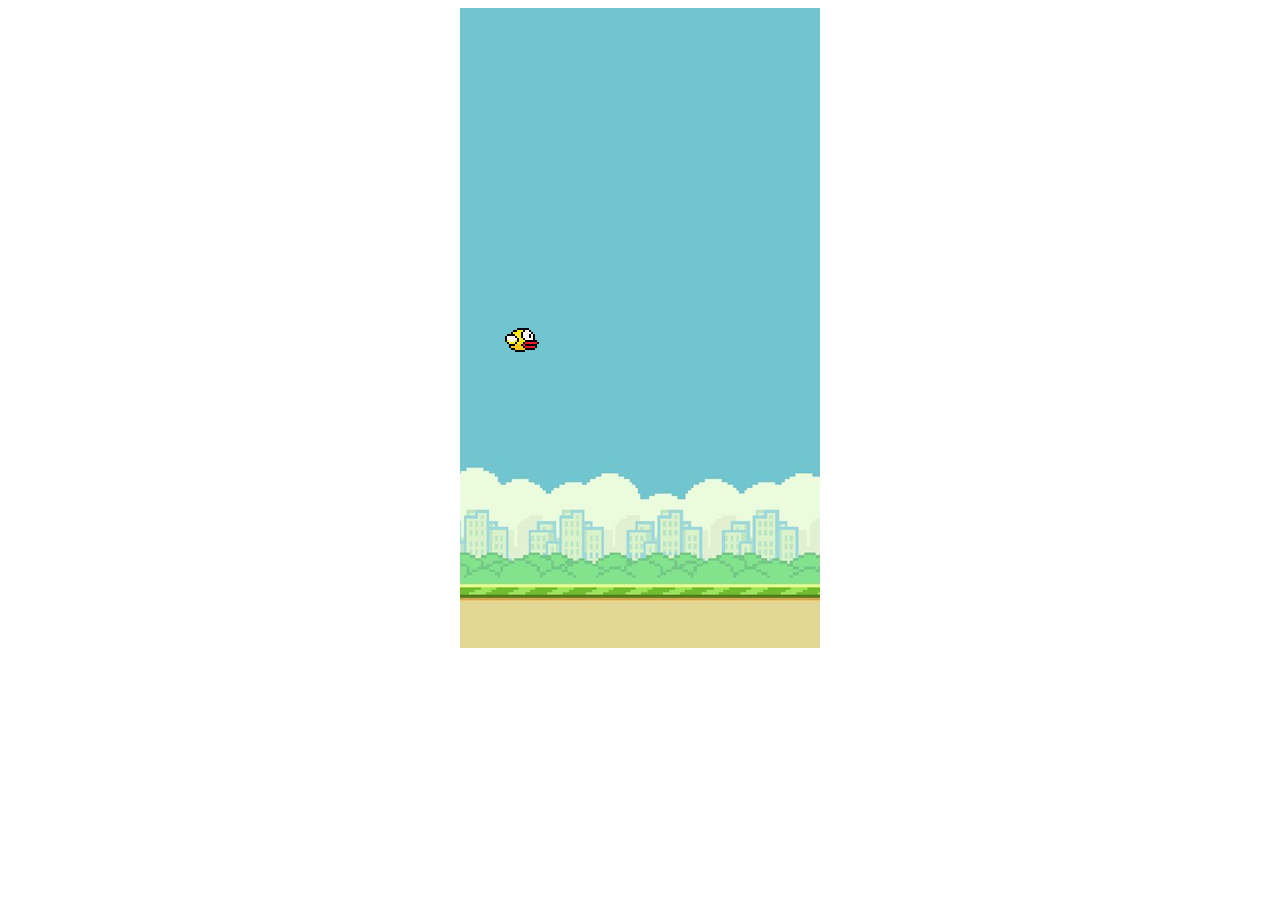
<file: flappy bird/index.html>
<!DOCTYPE html>
<html lang="en">
<head>
    <meta charset="UTF-8">
    <meta name="viewport" content="width=device-width, initial-scale=1.0">
    <title>Flappy Bird</title>
    <link rel="stylesheet" href="flappybird.css">
    <script src="flappybird.js"></script>
</head>
<body>
    <canvas id="board"></canvas>
</body>
</html>
</file>
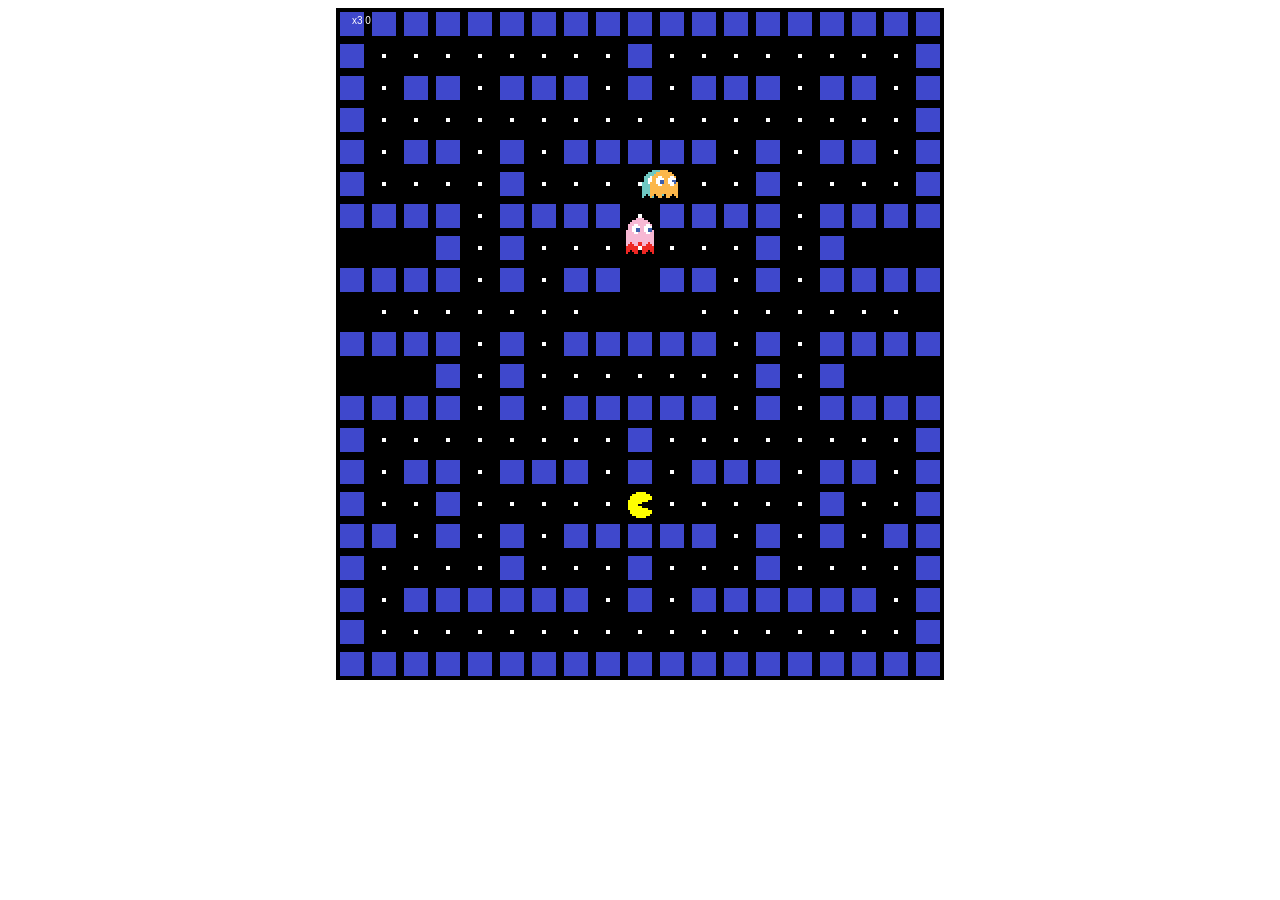
<file: Pacman/index.html>
<!DOCTYPE html>
<html lang="en">
<head>
    <meta charset="UTF-8">
    <meta name="viewport" content="width=device-width, initial-scale=1.0">
    <title>PAC - MAN</title>
    <link rel="stylesheet" href="pacman.css">
    <script src="pacman.js"></script>
</head>
<body>
    <canvas id="board"></canvas>
</body>
</html>
</file>
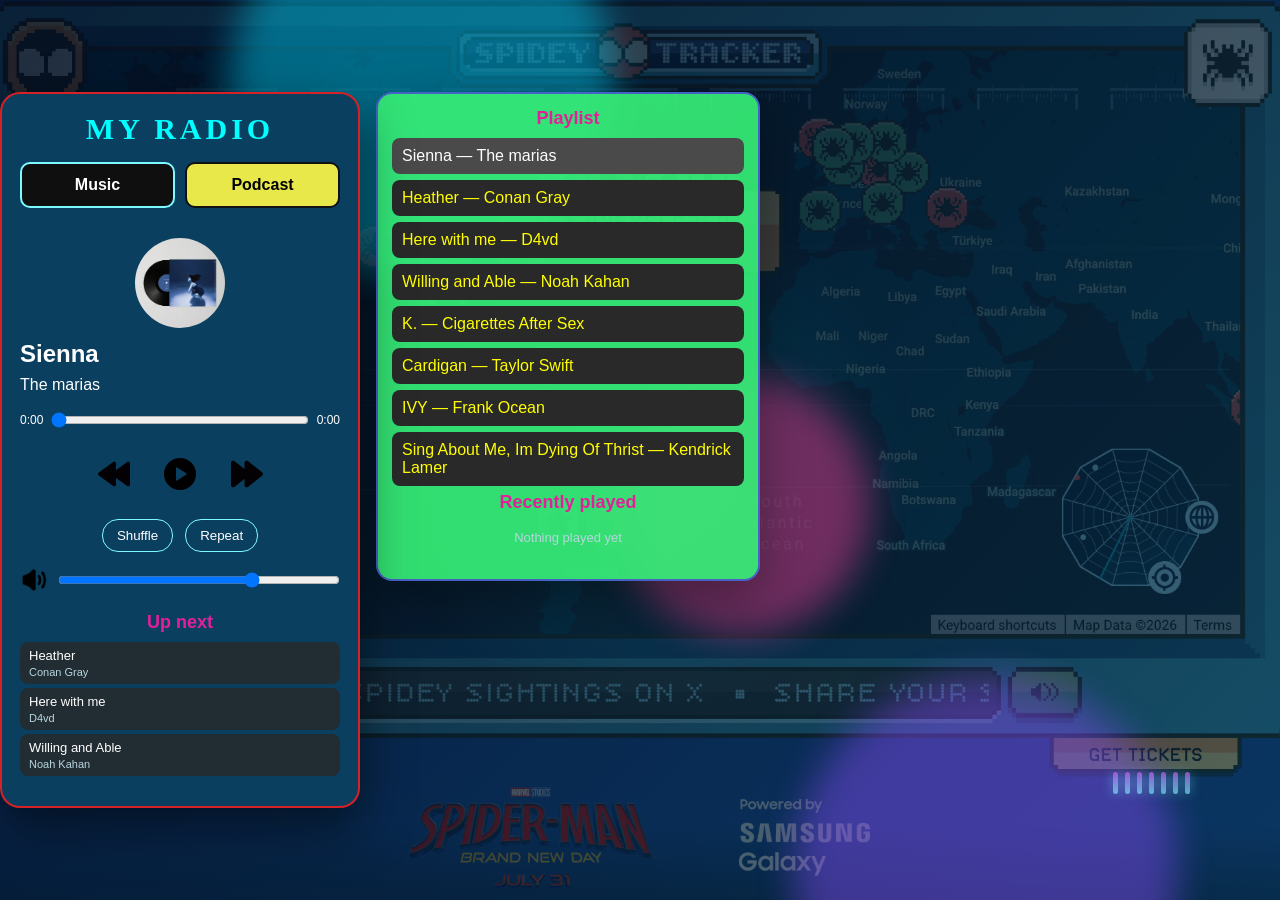
<file: Personal radio station/index.html>
<!DOCTYPE html>
<html lang="en">
<head>
    <meta charset="UTF-8">
    <meta name="viewport" content="width=device-width, initial-scale=1.0">
    <title>MY RADIO</title>
    <link rel="stylesheet" href="style.css">
</head>
<body>
    <div class="ambient-background" aria-hidden="true">
        <div class="ambient-orb orb-one"></div>
        <div class="ambient-orb orb-two"></div>
        <div class="ambient-orb orb-three"></div>
        <div class="sound-wave">
            <span></span>
            <span></span>
            <span></span>
            <span></span>
            <span></span>
            <span></span>
            <span></span>
        </div>
    </div>
    <div class="radio-layout">
        <div class="radio">
            <h1>MY RADIO</h1>
            <div class="channels">
                <button class="channel active" data-channel="music">Music</button>
                <button class="channel" data-channel="podcast">Podcast</button>
            </div>
            <div class="now-playing">
                <div class="cover"></div>
                <h2 id="songTitle">Song 1</h2>
                <p id="songArtist">My Radio</p>
            </div>
            <div class="progress-container">
                <span id="currentTime">0:00</span>
                <input type="range" id="progress" min="0" value="0" step="0.1">
                <span id="duration">0:00</span>
            </div>

            <div class="controls">
                <button id="previous" type="button" aria-label="Previous track"><img src="images/rewind-button.png" alt=""></button>
                <button id="play" type="button" aria-label="Play or pause"><img src="images/play-button.png" alt=""></button>
                <button id="next" type="button" aria-label="Next track"><img src="images/forward-button.png" alt=""></button>
            </div>

            <div class="playback-options">
                <button id="shuffle" type="button" aria-pressed="false">Shuffle</button>
                <button id="repeat" type="button" aria-pressed="false">Repeat</button>
            </div>

            <div class="volume">
                <img src="images/volume.png" alt="Volume">
                <input type="range" id="volume" aria-label="Volume" min="0" max="1" value="0.7" step="0.01">
            </div>

            <h3>Up next</h3>
            <div id="upNext"></div>
            <audio id="audio"></audio>
        </div>
        <div class="queue-sidebar">
            <h3>Playlist</h3>
            <div id="playlist"></div>
            <h3>Recently played</h3>
            <div id="recentlyPlayed"></div>
        </div>
    </div>
    <script src="javascript.js"></script>
</body>
</html>
</file>
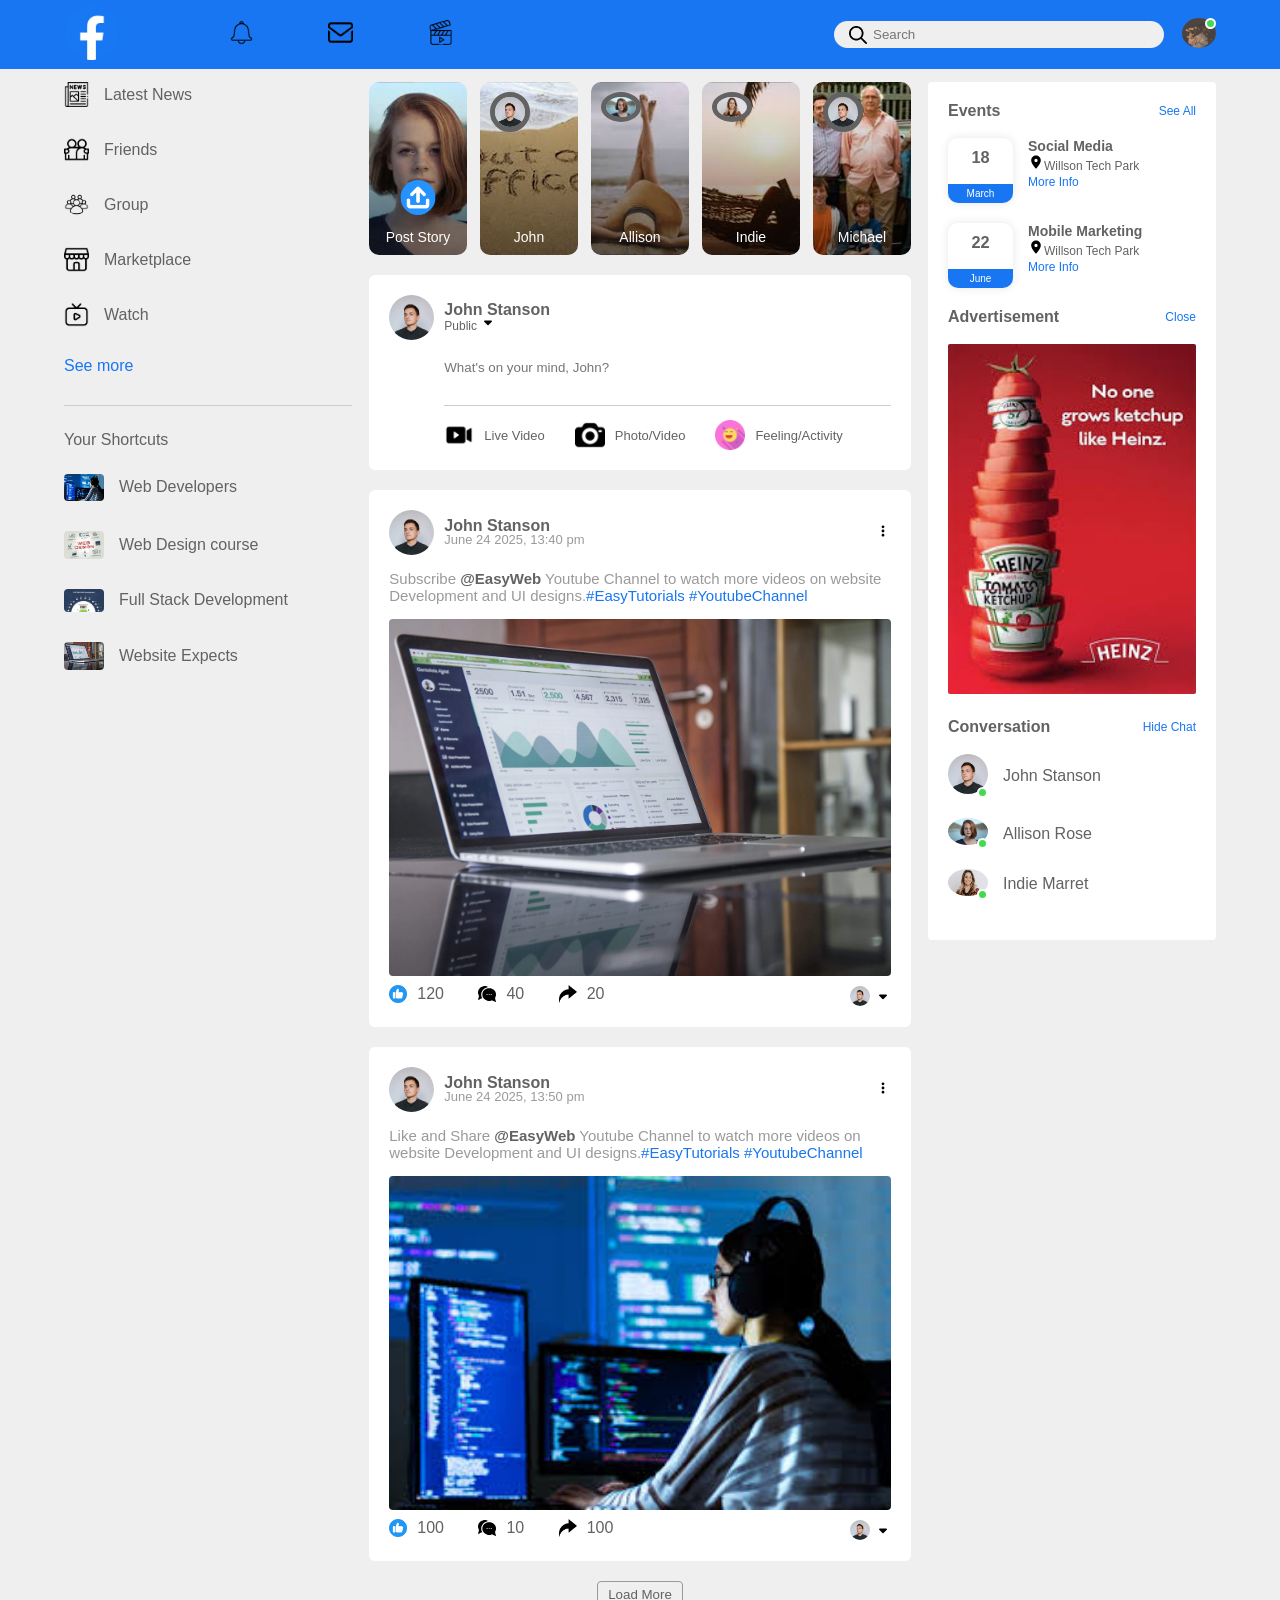
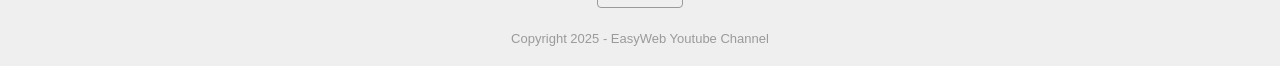
<file: social media/index.html>
<!DOCTYPE html>
<html lang="en">
<head>
    <meta charset="UTF-8">
    <meta http-equiv="X-UA-Compatible" content="IE=edge">
    <meta name="viewport" content="width=device-width, initial-scale=1.0">
    <link rel="stylesheet" href="styles.css">
    <title>SocialBook</title>
</head>
<body>
    <nav>
        <div class="nav-left">
            <a href="index.html">
            <img src="images/facebook.png" alt="logo" class="logo">
            </a>
            <ul>
                <li><img src='images/notification.png' alt=""></li>
                <li><img src='images/mail-inbox-app.png' alt=""></li>
                <li><img src='images/video.png' alt=""></li>   
            </ul>
        </div>
        <div class="nav-right">
            <div class="search-box">
                <img src="images/search.png" alt="">
                <input type="text" placeholder="Search">
            </div>
            <div class="nav-user-icon online" onclick="settingsMenuToggle()">
                <img src="images/profile-pic.jpeg">
            </div>
        </div>
<!---------------Settings Menu------------->
        <div class="settings-menu">

            <div id="dark-btn">
                <span></span>
            </div>

            <div class="settings-menu-inner">
                <div class="user-profile">
                    <img src="images/user-1.jpeg">
                    <div>
                        <p>John Stanson</p>
                        <a href="profile.html">See your profile</a>
                    </div>
                </div>
                <hr> 
                <div class="user-profile">
                    <img src="images/review.png">
                    <div>
                        <p>Feedback</p>
                        <a href="#">Help us improve</a>
                    </div>
                </div>
                <hr>
                <div class="settings-links">
                    <img src="images/settings.png" class="settings-icon">
                    <a href="">Settings & Privacy <img src='images/right-arrow.png' width="10px"></a>
                </div>
                <div class="settings-links">
                    <img src="images/help-web-button.png" class="settings-icon">
                    <a href="">Help & Support <img src='images/right-arrow.png' width="10px"></a>
                </div>
                <div class="settings-links">
                    <img src="images/accessibility.png" class="settings-icon">
                    <a href="">Display & Accessibility <img src='images/right-arrow.png' width="10px"></a>
                </div>
                <div class="settings-links">
                    <img src="images/logout.png" class="settings-icon">
                    <a href="">Logout <img src='images/right-arrow.png' width="10px"></a>
                </div>


            </div> 
        </div>
    </nav>

    <div class="container">
        <!-------  left sidebar  ----->
        <div class="left-sidebar">
            <div class="imp-links">
                <a href="#"><img src="images/news.png" alt="news"> Latest News</a>
                <a href="#"><img src="images/friends (1).png" alt="friends"> Friends</a>
                <a href="#"><img src="images/group.png" alt="group"> Group</a>
                <a href="#"><img src="images/marketplace.png" alt=""> Marketplace</a>
                <a href="#"><img src="images/television.png" alt=""> Watch</a>
                <a href="#">See more</a>
            </div>
            <div class="shortcut-links">
                <p>Your Shortcuts</p>
                <a href="#"><img src='images/shortcut-1.jpeg'> Web Developers</a>
                <a href="#"><img src='images/shortcut-2.jpeg'> Web Design course</a>
                <a href="#"><img src='images/shortcut-3.png'> Full Stack Development</a>
                <a href="#"><img src='images/shortcut-4.webp'> Website Expects</a>
            </div>

        </div>
        <!------ main content ------>
        <div class="main-content">

            <div class="story-gallery">
                <div class="story story1">
                    <img src="images/upload.png">
                    <p>Post Story</p>
                </div>
                <div class="story story2">
                    <img src="images/user-1.jpeg">
                    <p>John</p>
                </div>
                <div class="story story3">
                    <img src="images/user-2.jpeg">
                    <p>Allison</p>
                </div>
                <div class="story story4">
                    <img src="images/user-3.jpeg">
                    <p>Indie</p>
                </div>
                <div class="story story5">
                    <img src="images/user-1.jpeg">
                    <p>Michael</p>
                </div>
            </div>

            <div class="write-post-container">
                <div class="user-profile">
                    <img src="images/user-1.jpeg">
                    <div>
                        <p>John Stanson</p>
                        <small>Public <svg xmlns="http://www.w3.org/2000/svg" viewBox="0 0 640 640" class="icon"><path d="M300.3 440.8C312.9 451 331.4 450.3 343.1 438.6L471.1 310.6C480.3 301.4 483 287.7 478 275.7C473 263.7 461.4 256 448.5 256L192.5 256C179.6 256 167.9 263.8 162.9 275.8C157.9 287.8 160.7 301.5 169.9 310.6L297.9 438.6L300.3 440.8z"/></svg></small>
                    </div>
                </div>
                <div class="post-input-container">
                    <textarea rows="3" placeholder="What's on your mind, John?"></textarea>
                    <div class="add-post-links">
                        <a href="#"><img src="images/play.png"> Live Video</a>
                        <a href="#"><img src="images/photo-camera.png"> Photo/Video</a>
                        <a href="#"><img src="images/happy.png"> Feeling/Activity</a>
                    </div>
                </div>
            </div>

            <div class="post-container">
                <div class="post-row">
                  <div class="user-profile">
                      <img src="images/user-1.jpeg">
                      <div>
                          <p>John Stanson</p>
                          <span>June 24 2025, 13:40 pm</span>
                      </div>
                  </div>
                  <a href="#"> <svg xmlns="http://www.w3.org/2000/svg" viewBox="0 0 640 640" class="icon"><path d="M320 208C289.1 208 264 182.9 264 152C264 121.1 289.1 96 320 96C350.9 96 376 121.1 376 152C376 182.9 350.9 208 320 208zM320 432C350.9 432 376 457.1 376 488C376 518.9 350.9 544 320 544C289.1 544 264 518.9 264 488C264 457.1 289.1 432 320 432zM376 320C376 350.9 350.9 376 320 376C289.1 376 264 350.9 264 320C264 289.1 289.1 264 320 264C350.9 264 376 289.1 376 320z"/></svg></a>
                </div>
                <p class="post-text">Subscribe <span>@EasyWeb</span> Youtube Channel to watch more videos on website Development and UI designs.<a href="#">#EasyTutorials</a>
                <a href="#">#YoutubeChannel</a></p>
                <img src="images/shortcut-4.webp" class="post-img"> 
                <div class="post-row">
                    <div class="activity-icons">
                        <div ><img src="images/like.png"> 120</div>
                        <div ><img src="images/bubble-chat.png"> 40</div>  
                        <div ><img src="images/share.png"> 20</div>
                    </div>
                    <div class="post-profile-icon">
                        <img src="images/user-1.jpeg"><svg xmlns="http://www.w3.org/2000/svg" viewBox="0 0 640 640" class="icon"><path d="M300.3 440.8C312.9 451 331.4 450.3 343.1 438.6L471.1 310.6C480.3 301.4 483 287.7 478 275.7C473 263.7 461.4 256 448.5 256L192.5 256C179.6 256 167.9 263.8 162.9 275.8C157.9 287.8 160.7 301.5 169.9 310.6L297.9 438.6L300.3 440.8z"/></svg>
                    </div>
                </div>
            </div>
            <div class="post-container">
                <div class="post-row">
                  <div class="user-profile">
                      <img src="images/user-1.jpeg">
                      <div>
                          <p>John Stanson</p>
                          <span>June 24 2025, 13:50 pm</span>
                      </div>
                  </div>
                  <a href="#"> <svg xmlns="http://www.w3.org/2000/svg" viewBox="0 0 640 640" class="icon"><path d="M320 208C289.1 208 264 182.9 264 152C264 121.1 289.1 96 320 96C350.9 96 376 121.1 376 152C376 182.9 350.9 208 320 208zM320 432C350.9 432 376 457.1 376 488C376 518.9 350.9 544 320 544C289.1 544 264 518.9 264 488C264 457.1 289.1 432 320 432zM376 320C376 350.9 350.9 376 320 376C289.1 376 264 350.9 264 320C264 289.1 289.1 264 320 264C350.9 264 376 289.1 376 320z"/></svg></a>
                </div>
                <p class="post-text">Like and Share <span>@EasyWeb</span> Youtube Channel to watch more videos on website Development and UI designs.<a href="#">#EasyTutorials</a>
                <a href="#">#YoutubeChannel</a></p>
                <img src="images/shortcut-1.jpeg" class="post-img"> 
                <div class="post-row">
                    <div class="activity-icons">
                        <div ><img src="images/like.png"> 100</div>
                        <div ><img src="images/bubble-chat.png"> 10</div>  
                        <div ><img src="images/share.png"> 100</div>
                    </div>
                    <div class="post-profile-icon">
                        <img src="images/user-1.jpeg"><svg xmlns="http://www.w3.org/2000/svg" viewBox="0 0 640 640" class="icon"><path d="M300.3 440.8C312.9 451 331.4 450.3 343.1 438.6L471.1 310.6C480.3 301.4 483 287.7 478 275.7C473 263.7 461.4 256 448.5 256L192.5 256C179.6 256 167.9 263.8 162.9 275.8C157.9 287.8 160.7 301.5 169.9 310.6L297.9 438.6L300.3 440.8z"/></svg>
                    </div>
                </div>
            </div>
            <button type="button" class="load-more-btn">Load More</button>
            
        </div>





        <!-----  right sidebar  -------->
        <div class="right-sidebar">
            <div class="sidebar-title">
                <h4>Events</h4>
                <a href="#">See All</a>
            </div>
            <div class="event">
                <div class="left-event">
                    <h3>18</h3>
                    <span>March</span>
                </div>
                <div class="right-event">
                    <h4>Social Media</h4>
                    <p><svg xmlns="http://www.w3.org/2000/svg" viewBox="0 0 640 640" class="icon"><path d="M128 252.6C128 148.4 214 64 320 64C426 64 512 148.4 512 252.6C512 371.9 391.8 514.9 341.6 569.4C329.8 582.2 310.1 582.2 298.3 569.4C248.1 514.9 127.9 371.9 127.9 252.6zM320 320C355.3 320 384 291.3 384 256C384 220.7 355.3 192 320 192C284.7 192 256 220.7 256 256C256 291.3 284.7 320 320 320z"/></svg>Willson Tech Park</p>
                    <a href="#">More Info</a>
                </div>
            </div>
            <div class="event">
                <div class="left-event">
                    <h3>22</h3>
                    <span>June</span>
                </div>
                <div class="right-event">
                    <h4>Mobile Marketing</h4>
                    <p><svg xmlns="http://www.w3.org/2000/svg" viewBox="0 0 640 640" class="icon"><path d="M128 252.6C128 148.4 214 64 320 64C426 64 512 148.4 512 252.6C512 371.9 391.8 514.9 341.6 569.4C329.8 582.2 310.1 582.2 298.3 569.4C248.1 514.9 127.9 371.9 127.9 252.6zM320 320C355.3 320 384 291.3 384 256C384 220.7 355.3 192 320 192C284.7 192 256 220.7 256 256C256 291.3 284.7 320 320 320z"/></svg>Willson Tech Park</p>
                    <a href="#">More Info</a>
                </div>
            </div>
            <div class="sidebar-title">
                <h4>Advertisement</h4>
                <a href="#">Close</a>
            </div>
            <img src="images/ads-1.jpeg" class="sidebar-ads">
            <div class="sidebar-title">
                <h4>Conversation</h4>
                <a href="#">Hide Chat</a>
            </div>

            <div class="online-list">
                <div class="online">
                    <img src="images/user-1.jpeg">
                </div>
                <p>John Stanson</p>
            </div>
            <div class="online-list">
                <div class="online">
                    <img src="images/user-2.jpeg">
                </div>
                <p>Allison Rose</p>
            </div>
            <div class="online-list">
                <div class="online">
                    <img src="images/user-3.jpeg">
                </div>
                <p>Indie Marret</p>
            </div>
        </div>
    </div>
    <div class="footer">
        <p>Copyright 2025 - EasyWeb Youtube Channel</p>
    </div>
<script src="script.js"></script>
</body>
</html>
</file>
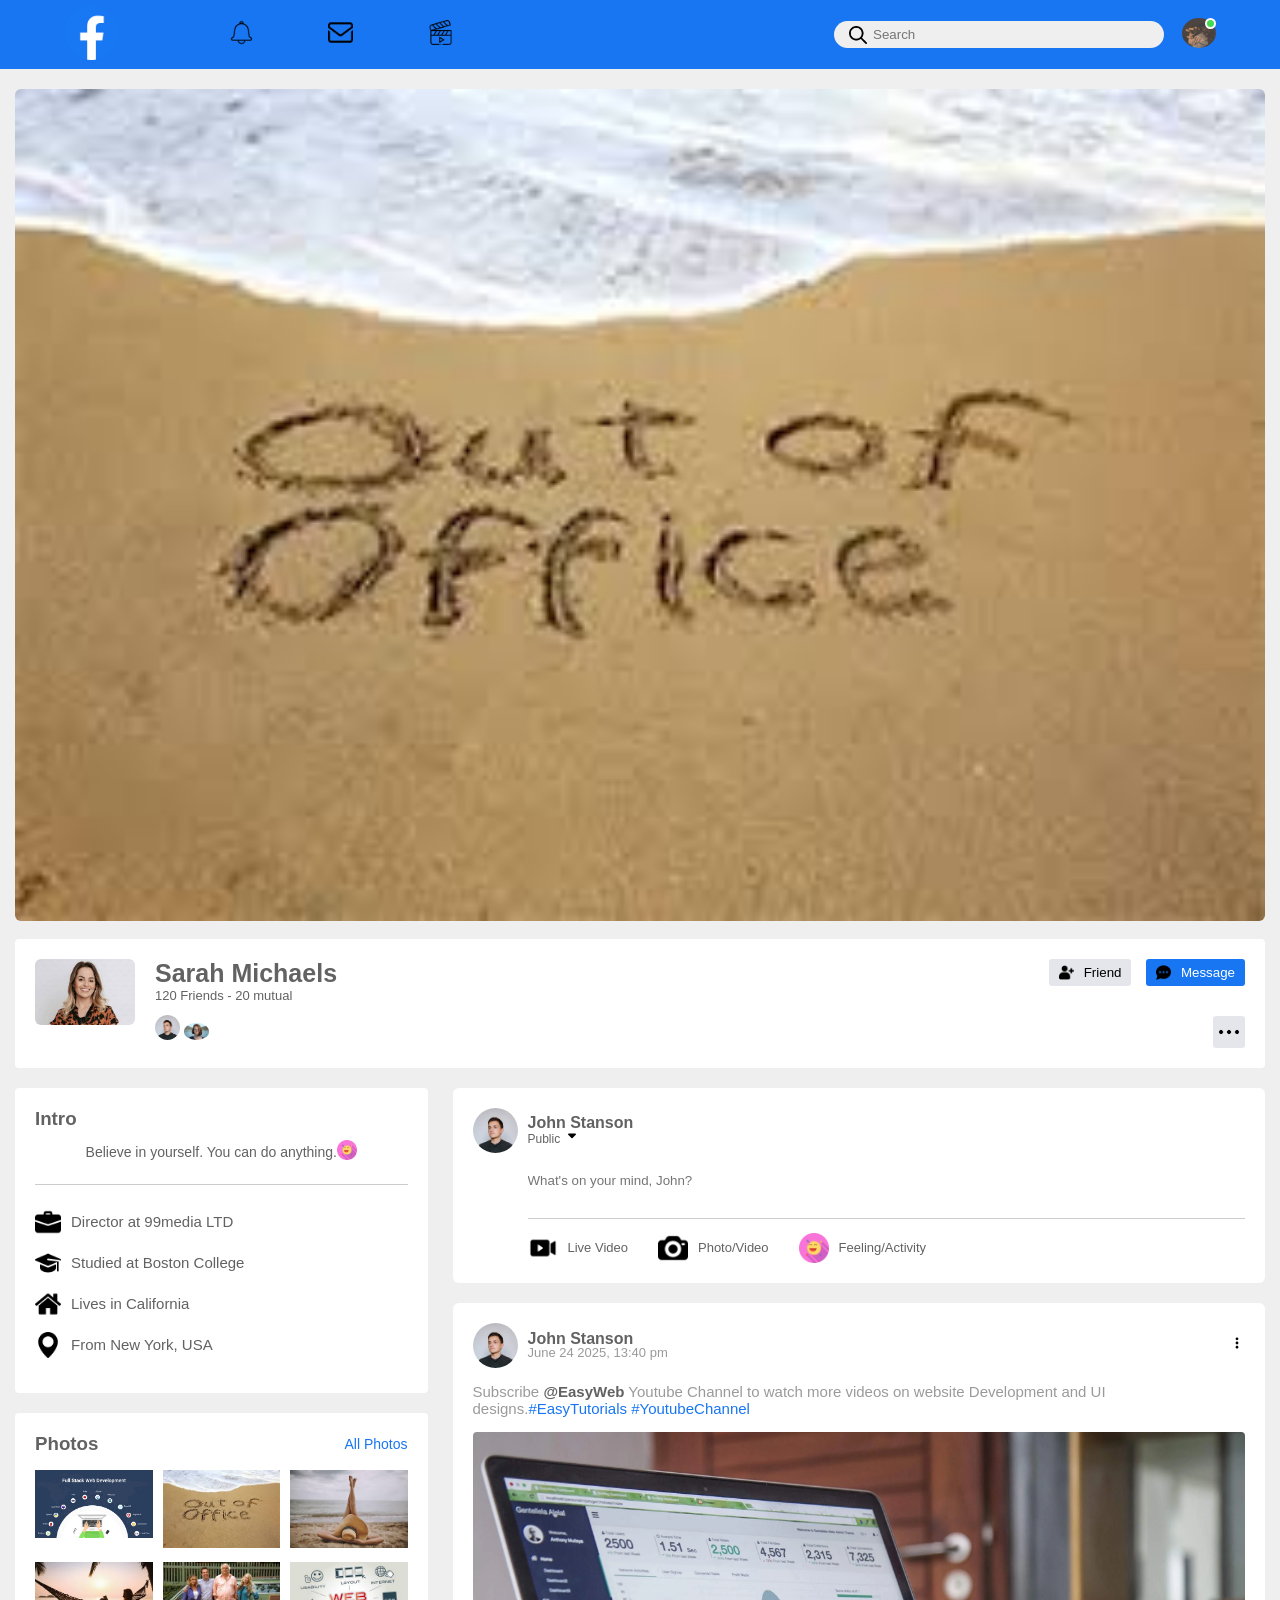
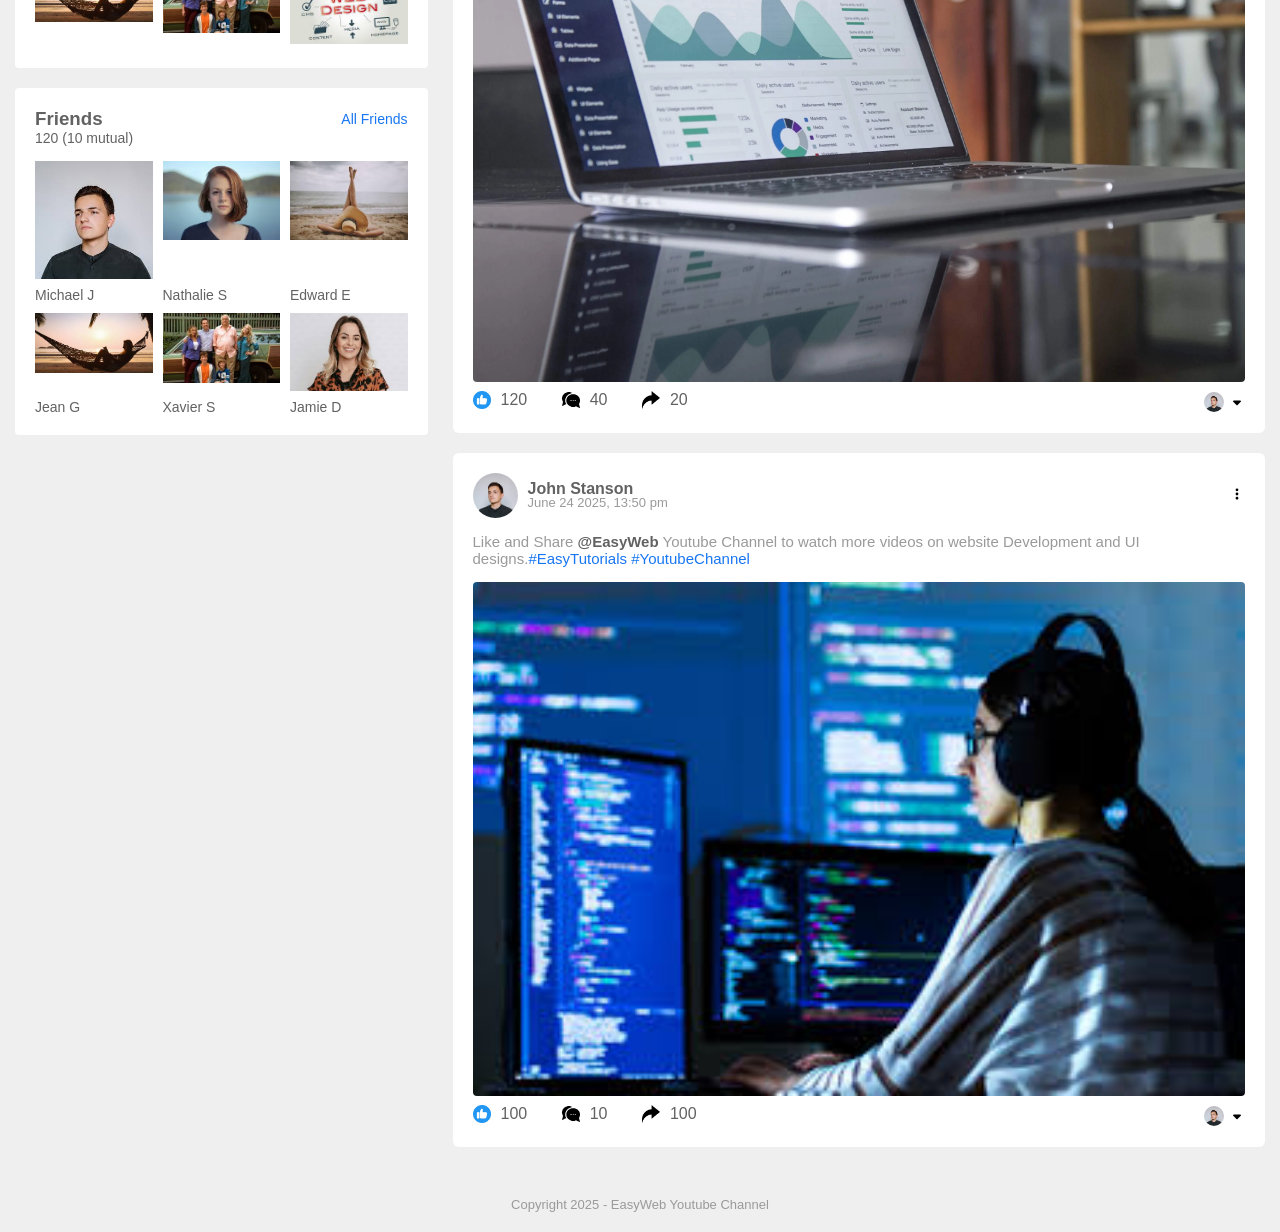
<file: social media/profile.html>
<!DOCTYPE html>
<html lang="en">
<head>
    <meta charset="UTF-8">
    <meta http-equiv="X-UA-Compatible" content="IE=edge">
    <meta name="viewport" content="width=device-width, initial-scale=1.0">
    <link rel="stylesheet" href="styles.css">
    <title>Profile page - SocialBook</title>
</head>
<body>
    <nav>
        <div class="nav-left">
            <a href="index.html">
            <img src="images/facebook.png" alt="logo" class="logo">
            </a>
            <ul>
                <li><img src='images/notification.png' alt=""></li>
                <li><img src='images/mail-inbox-app.png' alt=""></li>
                <li><img src='images/video.png' alt=""></li>   
            </ul>
        </div>
        <div class="nav-right">
            <div class="search-box">
                <img src="images/search.png" alt="">
                <input type="text" placeholder="Search">
            </div>
            <div class="nav-user-icon online" onclick="settingsMenuToggle()">
                <img src="images/profile-pic.jpeg">
            </div>
        </div>
<!---------------Settings Menu------------->
        <div class="settings-menu">

            <div id="dark-btn">
                <span></span>
            </div>

            <div class="settings-menu-inner">
                <div class="user-profile">
                    <img src="images/user-1.jpeg">
                    <div>
                        <p>John Stanson</p>
                        <a href="#">See your profile</a>
                    </div>
                </div>
                <hr> 
                <div class="user-profile">
                    <img src="images/review.png">
                    <div>
                        <p>Feedback</p>
                        <a href="profile.html">Help us improve</a>
                    </div>
                </div>
                <hr>
                <div class="settings-links">
                    <img src="images/settings.png" class="settings-icon">
                    <a href="">Settings & Privacy <img src='images/right-arrow.png' width="10px"></a>
                </div>
                <div class="settings-links">
                    <img src="images/help-web-button.png" class="settings-icon">
                    <a href="">Help & Support <img src='images/right-arrow.png' width="10px"></a>
                </div>
                <div class="settings-links">
                    <img src="images/accessibility.png" class="settings-icon">
                    <a href="">Display & Accessibility <img src='images/right-arrow.png' width="10px"></a>
                </div>
                <div class="settings-links">
                    <img src="images/logout.png" class="settings-icon">
                    <a href="">Logout <img src='images/right-arrow.png' width="10px"></a>
                </div>


            </div> 
        </div>
    </nav>
<!----------Profile page ------------>
    <div class="profile-container">
        <img src="images/status-1.jpeg" class="cover-img">
        <div class="profile-details">
            <div class="pd-left">
                <div class="pd-row">
                    <img src="images/user-3.jpeg" class="pd-image">
                    <div>
                        <h3>Sarah Michaels</h3>
                        <p>120 Friends - 20 mutual</p>
                        <img src="images/user-1.jpeg">
                        <img src="images/user-2.jpeg">
                    </div>
                </div>
            </div>
            <div class="pd-right">
                <button type="button"><img src="images/add-friend.png"> Friend</button>
                <button type="button"><img src="images/chat (2).png"> Message</button>
                <br>
                <a href=""><img src="images/more.png"></a>
            </div>
        </div>
        <div class="profile-info">
            <div class="info-col">
                <div class="profile-intro">
                    <h3>Intro</h3>
                    <p class="intro-text">Believe in yourself. You can do anything.<img src="images/happy.png"></p>
                    <hr>
                    <ul>
                        <li><img src="images/suitcase.png">Director at 99media LTD</li>
                        <li><img src="images/graduation-hat.png">Studied at Boston College</li>
                        <li><img src="images/home.png">Lives in California</li>
                        <li><img src='images/location-pin.png'>From New York, USA</li>
                    </ul>
                </div>

                <div class="profile-intro">
                    <div class="title-box">
                      <h3>Photos</h3>
                      <a href="">All Photos</a>
                    </div>
                    <div class="photo-box">
                        <div ><img src="images/shortcut-3.png"></div>
                        <div ><img src="images/status-1.jpeg"></div>
                        <div ><img src="images/status-2.jpeg"></div>
                        <div ><img src="images/status-3.jpeg"></div>
                        <div ><img src="images/status-4.jpeg"></div>
                        <div><img src="images/shortcut-2.jpeg"></div>
                    </div>
                </div>

                <div class="profile-intro">
                    <div class="title-box">
                      <h3>Friends</h3>
                      <a href="">All Friends</a>
                    </div>
                    <p>120 (10 mutual)</p>
                    <div class="friends-box">
                        <div ><img src="images/user-1.jpeg"><p>Michael J</p></div>
                        <div ><img src="images/user-2.jpeg"><p>Nathalie S</p></div>
                        <div ><img src="images/status-2.jpeg"><p>Edward E</p></div>
                        <div ><img src="images/status-3.jpeg"><p>Jean G</p></div>
                        <div ><img src="images/status-4.jpeg"><p>Xavier S</p></div>
                        <div><img src="images/user-3.jpeg"><p>Jamie D</p></div>
                    </div>
                </div>


            </div>
            <div class="post-col">
              <div class="write-post-container">
                  <div class="user-profile">
                      <img src="images/user-1.jpeg">
                      <div>
                          <p>John Stanson</p>
                          <small>Public <svg xmlns="http://www.w3.org/2000/svg" viewBox="0 0 640 640" class="icon"><path d="M300.3 440.8C312.9 451 331.4 450.3 343.1 438.6L471.1 310.6C480.3 301.4 483 287.7 478 275.7C473 263.7 461.4 256 448.5 256L192.5 256C179.6 256 167.9 263.8 162.9 275.8C157.9 287.8 160.7 301.5 169.9 310.6L297.9 438.6L300.3 440.8z"/></svg></small>
                      </div>
                  </div>
                  <div class="post-input-container">
                      <textarea rows="3" placeholder="What's on your mind, John?"></textarea>
                      <div class="add-post-links">
                          <a href="#"><img src="images/play.png"> Live Video</a>
                          <a href="#"><img src="images/photo-camera.png"> Photo/Video</a>
                          <a href="#"><img src="images/happy.png"> Feeling/Activity</a>
                      </div>
                  </div>
              </div>
             <div class="post-container">
                <div class="post-row">
                  <div class="user-profile">
                      <img src="images/user-1.jpeg">
                      <div>
                          <p>John Stanson</p>
                          <span>June 24 2025, 13:40 pm</span>
                      </div>
                  </div>
                  <a href="#"> <svg xmlns="http://www.w3.org/2000/svg" viewBox="0 0 640 640" class="icon"><path d="M320 208C289.1 208 264 182.9 264 152C264 121.1 289.1 96 320 96C350.9 96 376 121.1 376 152C376 182.9 350.9 208 320 208zM320 432C350.9 432 376 457.1 376 488C376 518.9 350.9 544 320 544C289.1 544 264 518.9 264 488C264 457.1 289.1 432 320 432zM376 320C376 350.9 350.9 376 320 376C289.1 376 264 350.9 264 320C264 289.1 289.1 264 320 264C350.9 264 376 289.1 376 320z"/></svg></a>
                </div>
                <p class="post-text">Subscribe <span>@EasyWeb</span> Youtube Channel to watch more videos on website Development and UI designs.<a href="#">#EasyTutorials</a>
                <a href="#">#YoutubeChannel</a></p>
                <img src="images/shortcut-4.webp" class="post-img"> 
                <div class="post-row">
                    <div class="activity-icons">
                        <div ><img src="images/like.png"> 120</div>
                        <div ><img src="images/bubble-chat.png"> 40</div>  
                        <div ><img src="images/share.png"> 20</div>
                    </div>
                    <div class="post-profile-icon">
                        <img src="images/user-1.jpeg"><svg xmlns="http://www.w3.org/2000/svg" viewBox="0 0 640 640" class="icon"><path d="M300.3 440.8C312.9 451 331.4 450.3 343.1 438.6L471.1 310.6C480.3 301.4 483 287.7 478 275.7C473 263.7 461.4 256 448.5 256L192.5 256C179.6 256 167.9 263.8 162.9 275.8C157.9 287.8 160.7 301.5 169.9 310.6L297.9 438.6L300.3 440.8z"/></svg>
                    </div>
                </div>
            </div>
            <div class="post-container">
                <div class="post-row">
                  <div class="user-profile">
                      <img src="images/user-1.jpeg">
                      <div>
                          <p>John Stanson</p>
                          <span>June 24 2025, 13:50 pm</span>
                      </div>
                  </div>
                  <a href="#"> <svg xmlns="http://www.w3.org/2000/svg" viewBox="0 0 640 640" class="icon"><path d="M320 208C289.1 208 264 182.9 264 152C264 121.1 289.1 96 320 96C350.9 96 376 121.1 376 152C376 182.9 350.9 208 320 208zM320 432C350.9 432 376 457.1 376 488C376 518.9 350.9 544 320 544C289.1 544 264 518.9 264 488C264 457.1 289.1 432 320 432zM376 320C376 350.9 350.9 376 320 376C289.1 376 264 350.9 264 320C264 289.1 289.1 264 320 264C350.9 264 376 289.1 376 320z"/></svg></a>
                </div>
                <p class="post-text">Like and Share <span>@EasyWeb</span> Youtube Channel to watch more videos on website Development and UI designs.<a href="#">#EasyTutorials</a>
                <a href="#">#YoutubeChannel</a></p>
                <img src="images/shortcut-1.jpeg" class="post-img"> 
                <div class="post-row">
                    <div class="activity-icons">
                        <div ><img src="images/like.png"> 100</div>
                        <div ><img src="images/bubble-chat.png"> 10</div>  
                        <div ><img src="images/share.png"> 100</div>
                    </div>
                    <div class="post-profile-icon">
                        <img src="images/user-1.jpeg"><svg xmlns="http://www.w3.org/2000/svg" viewBox="0 0 640 640" class="icon"><path d="M300.3 440.8C312.9 451 331.4 450.3 343.1 438.6L471.1 310.6C480.3 301.4 483 287.7 478 275.7C473 263.7 461.4 256 448.5 256L192.5 256C179.6 256 167.9 263.8 162.9 275.8C157.9 287.8 160.7 301.5 169.9 310.6L297.9 438.6L300.3 440.8z"/></svg>
                    </div>
                </div>
            </div>                
            </div>
        </div>
    </div>
 
    <div class="footer">
        <p>Copyright 2025 - EasyWeb Youtube Channel</p>
    </div>
<script src="script.js"></script>
</body>
</html>
</file>
<file: flappy bird/flappybird.css>
body{
    font-family: 'Courier New', Courier, monospace;
    text-align: center;
}

#board{
   /* background-color: skyblue; */
    background-image: url("images/flappybirdbg.png");
}
</file>
<file: Pacman/pacman.css>
body{
    text-align: center;
}

#board{
    background-color: black;
}
</file>
<file: Personal radio station/style.css>
*{
    box-sizing: border-box;
    margin: 0;
    padding:0 ;
}

body{
    min-height: 100vh;
    display: flex;
    justify-content:flex-start;
    align-items: center;
    padding: 12px 0;
    overflow-y: auto;
    position: relative;
    isolation: isolate;
    background:
        linear-gradient(135deg, rgba(4, 17, 38, .82), rgba(11, 72, 91, .55)),
        url(images/bground1.png) center / cover no-repeat fixed;
    background-size: cover;
    color: white ;
    font-family: Arial, sans-serif;
}

.ambient-background{
    position: fixed;
    inset: 0;
    z-index: 0;
    overflow: hidden;
    pointer-events: none;
    background:
        radial-gradient(circle at 50% 50%, rgba(35, 202, 220, .12), transparent 34%),
        rgba(3, 14, 30, .28);
}

.ambient-orb{
    position: absolute;
    width: clamp(180px, 30vw, 430px);
    aspect-ratio: 1;
    border-radius: 50%;
    opacity: .42;
    filter: blur(18px);
    transform: translate3d(0, 0, 0);
    animation: drift 18s ease-in-out infinite alternate;
    animation-play-state: paused;
}

.orb-one{
    top: -12%;
    left: 18%;
    background: #00d9ff;
}

.orb-two{
    right: 8%;
    bottom: -18%;
    background: #8c4dff;
    animation-delay: -7s;
    animation-duration: 22s;
}

.orb-three{
    top: 42%;
    left: 48%;
    width: clamp(120px, 20vw, 280px);
    background: #ff3d9a;
    animation-delay: -12s;
    animation-duration: 15s;
}

.sound-wave{
    position: absolute;
    right: clamp(20px, 7vw, 100px);
    bottom: clamp(20px, 8vh, 90px);
    display: flex;
    align-items: center;
    gap: 7px;
    height: 90px;
    opacity: .65;
}

.sound-wave span{
    width: 5px;
    height: 24%;
    border-radius: 5px;
    background: linear-gradient(to top, #7df9ff, #d06cff);
    box-shadow: 0 0 12px rgba(125, 249, 255, .7);
    animation: equalize 1.1s ease-in-out infinite alternate;
    animation-play-state: paused;
}

.sound-wave span:nth-child(2){ animation-delay: -.3s; }
.sound-wave span:nth-child(3){ animation-delay: -.7s; }
.sound-wave span:nth-child(4){ animation-delay: -.15s; }
.sound-wave span:nth-child(5){ animation-delay: -.55s; }
.sound-wave span:nth-child(6){ animation-delay: -.9s; }
.sound-wave span:nth-child(7){ animation-delay: -.4s; }

body.is-playing .ambient-orb,
body.is-playing .sound-wave span{
    animation-play-state: running;
}

@keyframes drift{
    0%{ transform: translate3d(-10vw, -5vh, 0) scale(.9); }
    50%{ transform: translate3d(8vw, 10vh, 0) scale(1.12); }
    100%{ transform: translate3d(-4vw, 17vh, 0) scale(1); }
}

@keyframes equalize{
    0%{ height: 18%; opacity: .55; }
    100%{ height: 100%; opacity: 1; }
}

.radio{
    width: min(360px, 92vw);
    max-height: calc(100vh - 24px);
    position: relative;
    z-index: 1;
    left: 0;
    padding: 18px;
    overflow-y: auto;
    background: rgb(10, 63, 96);
    border-radius: 20px;
    border: 2px solid rgba(253, 28, 28, 0.842);
    box-shadow: 0 20px 50px rgba(0,0,0,0.5);
}

.radio-layout{
    width: min(760px, 94vw);
    display: grid;
    grid-template-columns: minmax(0, 360px) minmax(190px, 1fr);
    gap: 16px;
    align-items: start;
    position: relative;
    z-index: 1;
}

.queue-sidebar{
    max-height: calc(100vh - 24px);
    overflow-y: auto;
    padding: 14px;
    background: rgba(55, 238, 119, 0.92);
    border: 2px solid rgba(77, 46, 233, 0.7);
    border-radius: 16px;
    box-shadow: 0 20px 50px rgba(0,0,0,0.35);
}

.queue-sidebar::-webkit-scrollbar{
    width: 8px;
}

.queue-sidebar::-webkit-scrollbar-thumb{
    background: #7df9ff;
    border-radius: 8px;
}

.radio::-webkit-scrollbar{
    width: 8px;
}

.radio::-webkit-scrollbar-thumb{
    background: #7df9ff;
    border-radius: 8px;
}

h1{
  text-align: center;
  font-weight: bold;
  margin-bottom: 16px;
  letter-spacing: 4px;
  color: aqua;
  font-size: 30px;
  font-family: 'Times New Roman', Times, serif;
}

.cover{
    width: 90px;
    height: 90px;
    margin: 0 auto 12px;
    background-size: cover;
    background-position: center;

    border-radius: 50%;
    display: flex;
    align-items: center;
    justify-content: center;
    font-size: 60px;
}



#songTitle{
    margin-bottom:8px;
}

#songArtist{
    margin-bottom: 8px;
}

.progress-container{
    margin-top: 18px;
    display: flex;
    align-items: center;
    gap: 8px;
    font-size: 12px;
}

#progress{
    width: 100%;
}

.controls{
    display: flex;
    justify-content: center;
    align-items: center;
    gap: 18px;
    margin: 16px 0;
}

.controls button img{
    width: 32px;
}

.controls button{
    border: none;
    background: transparent;
    color: white;
    font-size: 25px;
    cursor: pointer;
}

.playback-options{
    display: flex;
    justify-content: center;
    gap: 12px;
    margin: -6px 0 14px;
}

.playback-options button{
    padding: 8px 14px;
    border: 1px solid #7df9ff;
    border-radius: 16px;
    background: transparent;
    color: white;
    cursor: pointer;
}

.playback-options button.active{
    background: #7df9ff;
    color: #0a3f60;
}

#play{
    width: 65px;
    height: 65px;
}

.volume {
    display: flex;
    align-items: center;
    gap: 10px;
    margin-bottom: 18px;
}

.volume img{
    width: 28px;
}

.volume input{
    width: 100%;
}

h3{
    text-align:center;
    font-size: 18px;
    margin-bottom: 9px;
    color: rgb(227, 32, 155);
    font-weight: bold;
}

.song{
    padding: 9px 10px;
    background: #292929;
    border-radius: 8px;
    margin-bottom: 6px;
    cursor: pointer;
    transition: 0.2s; 
}

.song:hover{
    background: #383838;
}

.song:active{
    background: #444;
}

#playlist{
    color: yellow;
    font-family: Arial, Helvetica, sans-serif;
}

#upNext,
#recentlyPlayed{
    margin-bottom: 12px;
}

#upNext:empty::after,
#recentlyPlayed:empty::after{
    display: block;
    color: #b7d5df;
    font-size: 13px;
    text-align: center;
    padding: 8px;
}

#upNext:empty::after{
    content: "Nothing queued";
}

#recentlyPlayed:empty::after{
    content: "Nothing played yet";
}

.queue-item{
    padding: 6px 9px;
    margin-bottom: 4px;
    border-radius: 8px;
    background: rgba(41, 41, 41, .8);
    color: #fff;
    font-size: 13px;
}

.queue-item span{
    display: block;
    color: #b7d5df;
    font-size: 11px;
    margin-top: 3px;
}

.channels{
    display: flex;
    gap: 10px;
    margin-bottom: 30px;
}

.channel{
    flex: 1;
    padding: 12px;
    font-size: 16px;
    border: 2px solid #111;
    border-radius: 10px;
    background: rgb(232, 232, 75);
    color: #000;
    font-weight: 600;
    cursor: pointer ;
    transition: 0.2s;
}

.channel:hover{
    background: #333;
    color: white;
}

.channel:active{
    background: white;
    color: black;
}

.channel.active{
    background: #0f0f0f;
    color: white;
    border-color: #7df9ff;
}

.song.active{
    background: #4a4a4a;
    color: #fff;
}

@media (max-width: 480px){
    body{
        padding: 8px 0;
    }

    .radio{
        padding: 16px;
        max-height: calc(100vh - 16px);
    }

    .radio-layout{
        grid-template-columns: 1fr;
        width: min(360px, 92vw);
        gap: 16px;
    }

    .queue-sidebar{
        max-height: none;
        padding: 16px;
    }

    .sound-wave{
        right: 14px;
        bottom: 14px;
        transform: scale(.75);
        transform-origin: bottom right;
    }

}

@media (prefers-reduced-motion: reduce){
    .ambient-orb,
    .sound-wave span{
        animation: none;
    }
}
</file>
<file: social media/styles.css>
*{
    margin: 0;
    padding: 0;
    font-family: 'Poppins', sans-serif;
    box-sizing: border-box;
}


:root{
    --body-color: #efefef;
    --nav-color: #1876f2;
    --bg-color: #fff;
}

.dark-theme{
    --body-color: #0a0a0a;
    --nav-color: #000;
    --bg-color: #000;
}


body{
    background: var(--body-color);
    transition: background 0.3s;
}

nav{
    display: flex;
    align-items: center;
    justify-content: space-between;
    background: var(--nav-color);
    padding: 5px 5%;
    position: sticky;
    top: 0;
    z-index: 100;
}

.logo{
    width: 55px;
    margin-right: 75px;
}

.nav-left, .nav-right{
    display: flex;
    align-items: center;
}

.nav-left ul li{
    list-style: none;
    display: inline-block;
}

.nav-left ul li img{
    width: 25px;
    margin: 0 35px;
}

.nav-user-icon img{
    width: 34px;
    height: 30px;
    border-radius: 50%;
    cursor: pointer;
}

.nav-user-icon{
  margin-left: 18px;
}

.search-box{
    background: #efefef;
    width: 330px;
    border-radius: 20px;
    display: flex;
    align-items: center;
    padding: 0 15px;
}

.search-box img{
    width: 18px;
}

.search-box input{
    width: 100%;
    background: transparent;
    padding: 6px;
    outline: none;
    border: 0;
}

.online{
    position: relative;
}

.online::after{
    content: '';
    width: 7px;
    height: 7px;
    border: 2px solid #fff;
    border-radius: 50%;
    background: #41db51;
    position: absolute;
    top: 0;
    right: 0;
}

.container{
    display: flex;
    justify-content: space-between;
    padding: 13px 5%;
}

.left-sidebar{
    flex-basis: 25%;
    position: sticky;
    top: 70px;
    align-self: flex-start;
}

.right-sidebar{
    flex-basis: 25%;
    position: sticky;
    top: 70px;
    align-self: flex-start;
    background-color: var(--bg-color);
    padding: 20px;
    border-radius: 4px;
    color: #626262;
}

.main-content{
    flex-basis: 47%;
}

.imp-links a, .shortcut-links a{
    text-decoration: none;
    display: flex;
    align-items: center;
    margin-bottom: 30px;
    color: #626262;
    width: fit-content;
}

.imp-links a img{
    width: 25px;
    margin-right: 15px;
}

.imp-links a:last-child{
    color: #1876f2;
}

.imp-links{
    border-bottom: 1px solid #ccc;
}

.shortcut-links a img{
    width: 40px;
    border-radius: 4px;
    margin-right: 15px;
}

.shortcut-links p{
    margin: 25px 0;
    color: #626262;
    font-weight: 500;
}

.sidebar-title{
    display: flex;
    align-items: center;
    justify-content: space-between;
    margin-bottom: 18px;
}

.sidebar-title h4{
    font-weight: 600;
    font-size: 16px;
}

.sidebar-title a{
    text-decoration: none;
    color: #1876f2;
    font-size: 12px;
}

.event{
    display: flex;
    font-size: 14px;
    margin-bottom: 20px;
}

.left-event{
    border-radius: 10px;
    height: 65px;
    width: 65px;
    margin-right: 15px;
    padding-top: 10px;
    text-align: center;
    position: relative;
    overflow: hidden;
    box-shadow: 0 0 10px rgba(0,0,0,0.1);
}

.event p{
    font-size: 12px;
}

.event a{
    font-size: 12px;
    text-decoration: none;
    color: #1876f2;
}

.left-event span{
    position: absolute;
    bottom: 0;
    left: 0;
    width: 100%;
    background: #1876f2;
    color: #fff;
    font-size: 10px;
    padding: 4px 0;
}

.icon{
    width: 16px;
}

.sidebar-ads{
    width: 100%;
    margin-bottom: 20px;
    border-radius: 2px;
}


.online-list{
    display: flex;
    align-items: center;
    margin-bottom: 20px;
}

.online-list .online img{
    width: 40px;
    border-radius: 50%;
}

.online-list .online{
    width: 40px;
    border-radius: 50%;
    margin-right: 15px;
}

.online-list .online::after{
    top: unset;
    bottom: 0;
}

.story-gallery{
    display: flex;
    justify-content: space-between;
    margin-bottom: 20px;  
}

.story{
    flex-basis: 18%;
    padding-top: 32%;
    position: relative;
  
    background-position: center;
    background-size: cover;
    border-radius: 10px;
}

.story img{
    position: absolute;
    width: 40px;
    border-radius: 50%;
    top: 10px;
    left: 10px;
    border: 5px solid #626262;
}

.story p{
    position: absolute;
    bottom: 10px;
    width: 100%;
    text-align: center;
    color: white;
    font-size: 14px;
}

.story1{
    background-image: linear-gradient(transparent,rgba(0,0,0,0.5)), url(images/user-2.jpeg);
}

.story2{
    background-image: linear-gradient(transparent,rgba(0,0,0,0.5)), url(images/status-1.jpeg);
}

.story3{
    background-image: linear-gradient(transparent,rgba(0,0,0,0.5)), url(images/status-2.jpeg);
}

.story4{
    background-image: linear-gradient(transparent,rgba(0,0,0,0.5)), url(images/status-3.jpeg);
}

.story5{
    background-image: linear-gradient(transparent,rgba(0,0,0,0.5)), url(images/status-4.jpeg);
}


.story.story1 img{
    top: unset;
    left: 50%;
    bottom: 40px;
    transform: translateX(-50%);
    border: 0;
    width: 35px;
}

.write-post-container{
    width: 100%;
    background: var(--bg-color);
    border-radius: 6px;
    padding: 20px;
    color: #626262;
}

.user-profile{
    display: flex;
    align-items: center;
}

.user-profile img{
    width: 45px;
    align-items: center;
    border-radius: 50%;
    margin-right: 10px;
}

.user-profile p{
    margin-bottom: -5px;
    font-weight: 600;
    color: #626262;
}

.user-profile small{
    font-size: 12px;
}

.post-input-container{
    padding-left: 55px;
    padding-top: 20px;
}

.post-input-container textarea{
    width: 100%;
    border: 0;
    outline: 0;
    border-bottom: 1px solid #ccc;
    background: transparent;
    resize: none;
}

.add-post-links{
    display: flex;
    margin-top: 10px;
}

.add-post-links a{
    text-decoration: none;
    display: flex;
    align-items: center;
    color: #626262;
    margin-right: 30px;
    font-size: 13px;
}

.add-post-links a img{
    width: 30px;
    margin-right: 10px;
}

.post-container{
    width: 100%;
    background: var(--bg-color);
    border-radius: 6px;
    padding: 20px;
    color: #626262;
    margin: 20px 0;
}

.user-profile span{
    font-size: 13px;
    color: #9a9a9a;
}

.post-text{
    color: #9a9a9a;
    margin: 15px 0;
    font-size: 15px;
}

.post-text span{
    color: #626262;
    font-weight: 600;
}

.post-text a{
    color: #1876f2;
    text-decoration: none;
}

.post-img{
    width: 100%;
    border-radius: 4px;
    margin-bottom: 5px;
}

.post-row{
    display: flex;
    align-items: center;
    justify-content: space-between;
}

.activity-icons div img{
    width: 18px;
    margin-right: 10px;
}

.activity-icons div{
    display: inline-flex;
    align-items: center;
    margin-right: 30px;
}

.post-profile-icon{
   display: flex;
   align-items: center;
}

.post-profile-icon img{
    width: 20px;
    border-radius: 50%;
    margin-right: 5px;
}

.post-row a{
    color: #626262;
}

.load-more-btn{
    display: block;
    margin: auto;
    cursor: pointer;
    padding: 5px 10px;
    border: 1px solid #9a9a9a;
    color: #626262;
    background: transparent;
    border-radius: 4px;
}

.footer{
    text-align: center;
    color: #9a9a9a;
    padding: 10px 0 20px;
    font-size: 13px;
}

.settings-menu{
    position: absolute;
    width: 90%;
    max-width: 350px;
    background: var(--bg-color);
    box-shadow: 0 0 10px rgba(0,0,0,0.4);
    border-radius: 4px;
    overflow: hidden;
    top: 110%;
    right: 5%;
    max-height: 0;
    transition: max-height 0.3s;
}

.settings-menu-height{
    max-height: 450px;
}

.user-profile a{
    font-size: 12px;
    color: #1876f2;
    text-decoration: none;
}

.settings-menu-inner{
    padding: 20px;
}

.settings-menu hr{
    border: 0;
    height: 1px;
    background: #9a9a9a;
    margin: 15px 0;
}

.settings-links{
    display: flex;
    align-items: center;
    margin: 15px 0;
}

.settings-links .settings-icon{
  width: 38px;
  margin-right: 10px;
  border-radius: 50%;
}

.settings-links a{
    display: flex;
    flex: 1;
    align-items: center;
    justify-content: space-between;
    text-decoration: none;
    color: #626262;
}

#dark-btn{
    position: absolute;
    top: 20px;
    right: 20px;
    background: #ccc;
    width: 45px;
    border-radius: 15px;
    padding:2px 3px;
    cursor: pointer;
    display: flex;
    transition: padding-left 0.5s, background 0.5s;
}

#dark-btn span{
    width: 18px;
    height: 18px;
    background: white;
    border-radius: 50%;
    display: inline-block;

}

#dark-btn.dark-btn-on{
    padding-left: 23px;
    background: #0a0a0a;
}

/* ------- Profile Page ------ */

.profile-container{
    padding: 20px 15px;
    color: #626262;
}

.cover-img{
    width: 100%;
    height: 50%;
    border-radius: 6px;
    margin-bottom: 14px;
}

.profile-details{
    background: var(--bg-color);
    padding: 20px;
    border-radius: 4px;
    display: flex;
    align-items: flex-start;
    justify-content: space-between;
}

.pd-row{
    display: flex;
    align-items: flex-start;
}

.pd-image{
    width: 100px;
    margin-right:20px;
    border-radius: 6px;
}

.pd-row div h3{
    font-size: 25px;
    font-weight: 600;
}

.pd-row div p{
    font-size: 13px;
}

.pd-row div img{
    width: 25px;
    border-radius: 50%;
    margin-top: 12px;
}

.pd-right button{
    background: #1876f2;
    border: 0;
    outline: 0;
    padding: 6px 10px;
    display: inline-flex;
    align-items: center;
    color: var(--bg-color);
    border-radius: 3px;
    margin-left: 10px;
    cursor: pointer;
}

.pd-right button img{
    height: 15px;
    margin-right: 10px;
}

.pd-right button:first-child{
    background: #e4e6eb;
    color: #000;
}

.pd-right{
    text-align: right;
}

.pd-right a{
    background: #e4e6eb;
    border-radius: 3px;
    padding: 6px;
    display: inline-flex;
    margin-top: 30px;
}

.pd-right a img{
    width: 20px;
}

.profile-info{
    display: flex;
    align-items: flex-start;
    justify-content: space-between;
    margin-top: 20px;
}

.info-col{
    flex-basis: 33%;
}

.post-col{
    flex-basis: 65%;
}

.profile-intro{
    background: var(--bg-color);
    padding: 20px;
    margin-bottom: 20px;
    border-radius: 4px;
}

.profile-intro h3{
    font-weight: 600;
}

.intro-text{
    text-align: center;
    margin: 10px 0;
    font-size: 15px;
}

.intro-text img{
    width: 20px;
    margin-bottom: -3px;
}

.profile-intro hr{
    border: 0;
    height: 1px;
    background: #ccc;
    margin: 24px 0;
}

.profile-intro ul li{
    list-style: none;
    font-size: 15px;
    margin: 15px 0;
    display: flex;
    align-items: center;
}

.profile-intro ul li img{
    width: 26px;
    margin-right:10px ;
}

.title-box{
    display: flex;
    align-items: center;
    justify-content: space-between;
}

.title-box a{
    text-decoration: none;
    color: #1876f2;
    font-size: 14px;
}

.photo-box{
    display: grid;
    grid-template-columns: repeat(3, auto);
    grid-gap: 10px;
    margin-top: 15px;
}

.photo-box div img{
    width: 100%;
    cursor: pointer;
}

.profile-intro p{
    font-size: 14px;
}

.friends-box{
    display: grid;
    grid-template-columns: repeat(3, auto);
    grid-gap: 10px;
    margin-top: 15px; 
}

.friends-box div img{
    width: 100%;
    cursor: pointer;
    padding-bottom: 20px;
}

.friends-box div{
    position: relative;
}

.friends-box p{
    position: absolute;
    bottom: 0;
    left: 0;
}

/*---------------------media query for home page--------------------------*/

@media (max-width: 900px){
    .right-sidebar{
        display: none;
    }
    .left-sidebar{
        display: none;
    }
    nav{
        flex-wrap: wrap;
    }
    .search-box{
        display: none;
    }
    .logo{
        width: 40px;
        margin-right: 20px;
    }

    .nav-left ul li img{
        width: 20px;
        margin: 0 8px;
    }
    .nav-user-icon img{
        width: 30px;
    }
    .nav-user-icon{
        margin-left: 0;
    }
    .add-post-links{
        flex-wrap: wrap;
    }
    .main-content{
        flex-basis: 100%;
    }

    .story img{
        width: 30px;
        border-width: 3px;
    }
    .story p{
        font-size: 10px;
    }
    .story.story1 img{
      width: 25px;
      bottom: 30px;
    }
    .add-post-links a{
        margin-right: 12px;
        font-size: 9px;
    }

    .add-post-links a img{
        width: 16px;
        margin-right: 5px;
    }
    .post-input-container{
        padding-left: 0;
    }
}

/*----------- media query for profile page -------*/
@media (max-width: 900px){
    .profile-container{
        padding: 20px 5%;
    }
    .profile-details{
        flex-wrap: wrap;
    }
    .pd-right{
        text-align: left;
        margin-top: 15px;
    }
    .pd-right button{
        margin-left: 0;
        margin-right: 10px;
    }
    .pd-row div h3{
        font-size: 16px;
    }
    .profile-info {
        flex-wrap: wrap;
    }
    .info-col, .post-col{
        flex-basis: 100%;
    }
}
</file>
